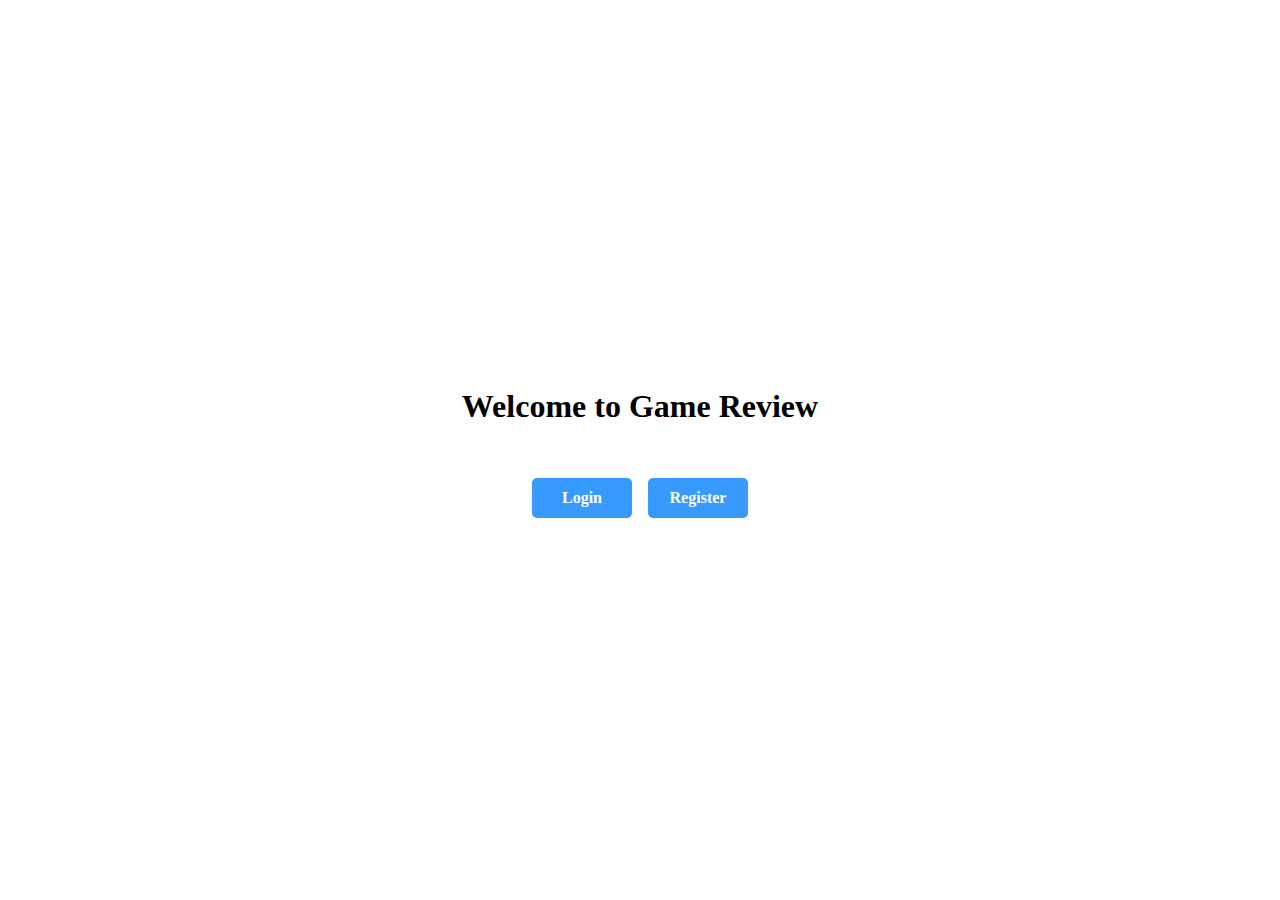
<file: index.html>
<!DOCTYPE html>
<html lang="en">
<head>
    <meta charset="UTF-8">
    <meta name="viewport" content="width=device-width, initial-scale=1.0">
    <title>Home</title>
    <link rel="stylesheet" href="style.css">
</head>
<body>
    <div class="home-container">
        <div class="home-header">
            <h1>Welcome to Game Review</h1>
        </div>
        <div class="home-content">
            <div class="home-login">
                <a href="https://Zreaei.github.io/login.html"><button type="submit">Login</button></a>
            </div>
            <div class="home-register">
                <a href="https://Zreaei.github.io/register.html"><button type="submit">Register</button></a>
            </div>
        </div>
    </div>
</body>
</html>
</file>
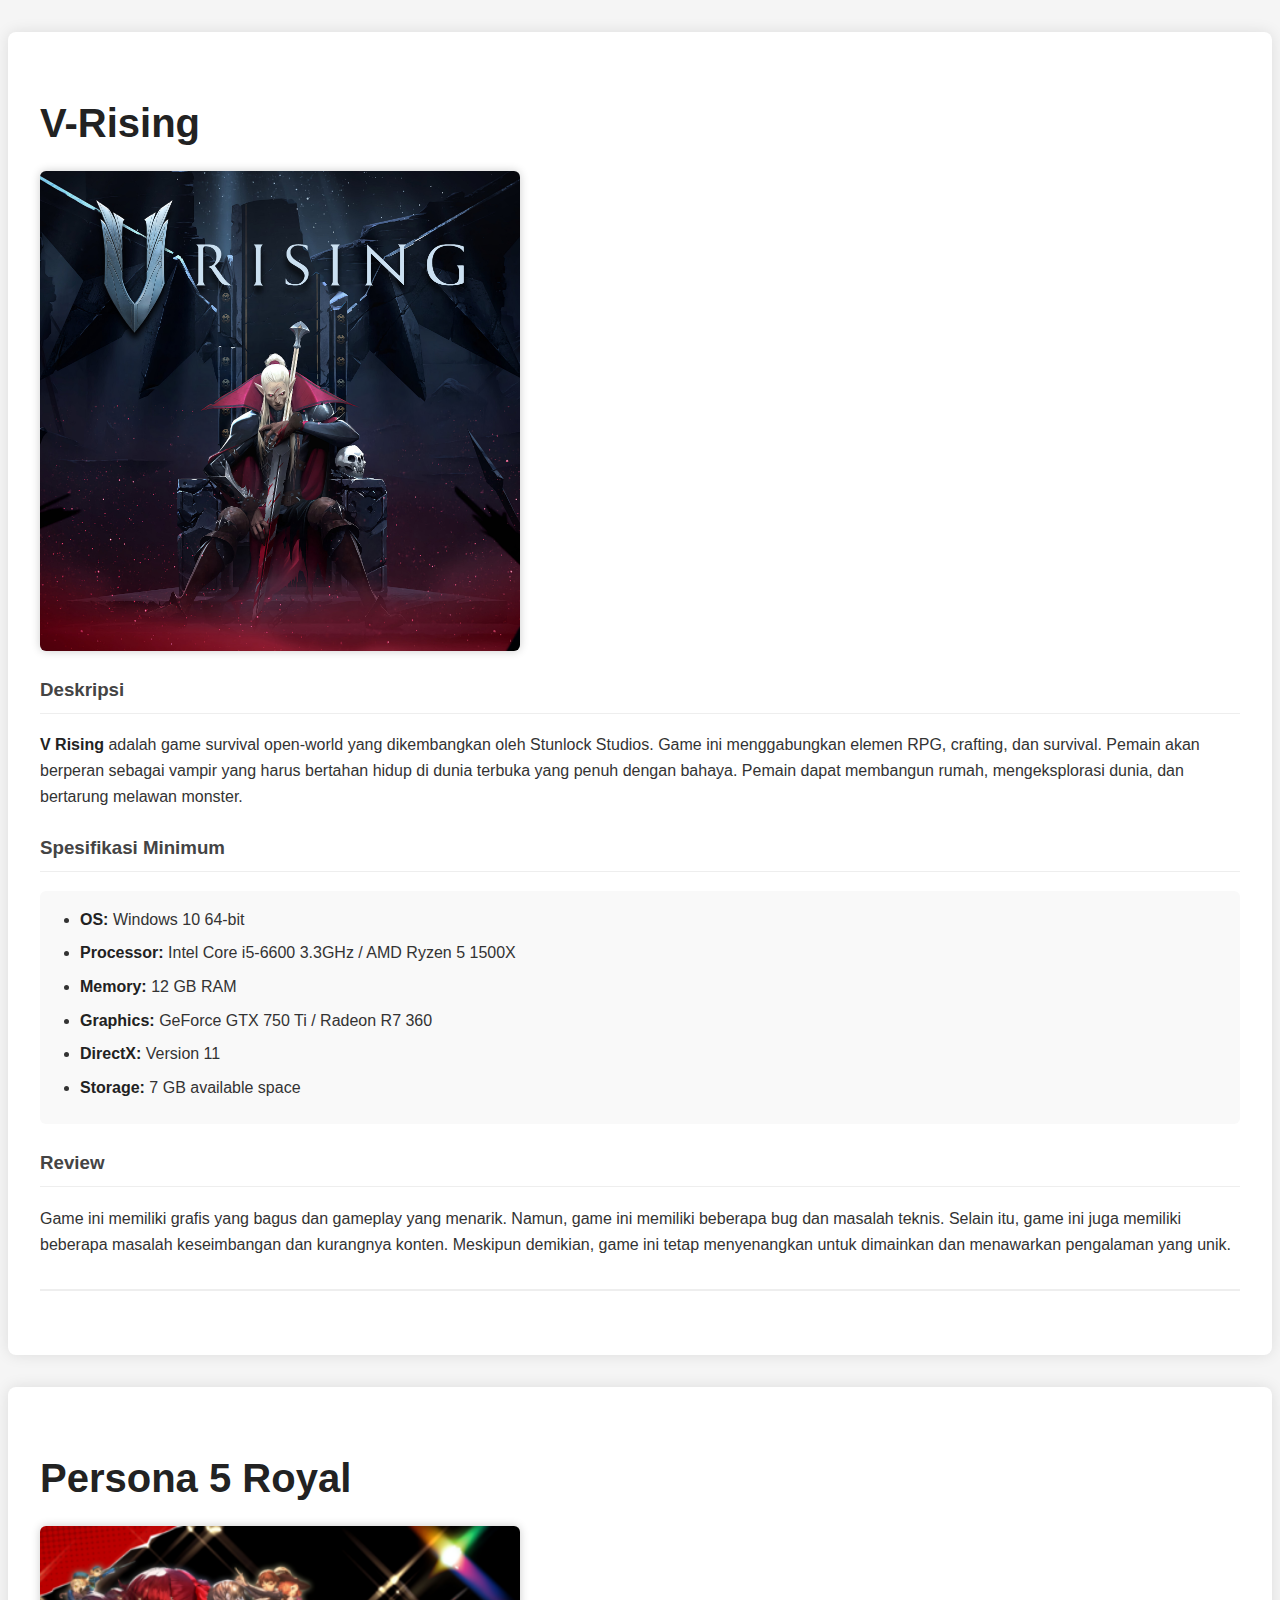
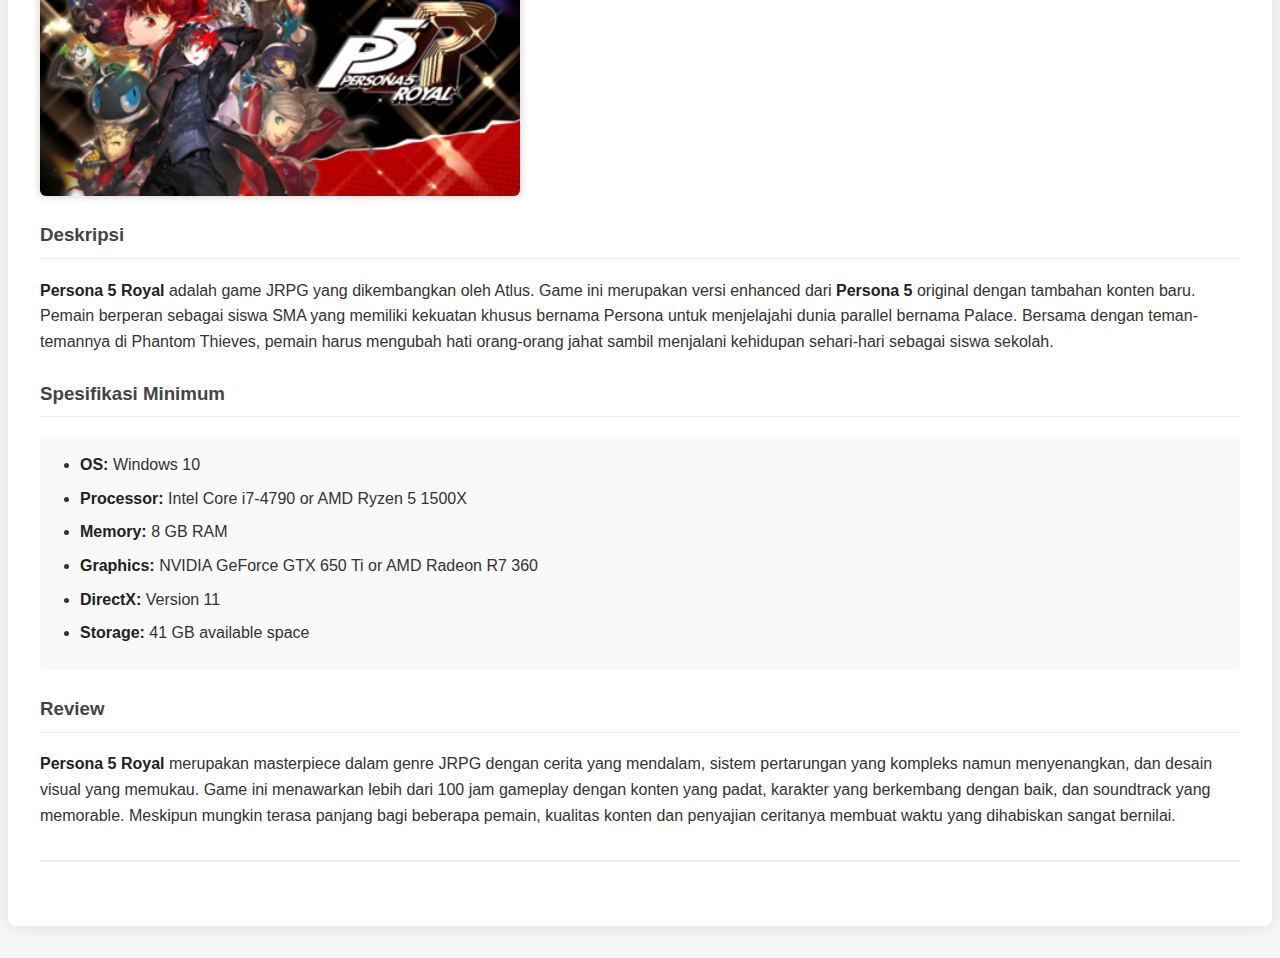
<file: game-review.html>
<!DOCTYPE html>
<html lang="en">
<head>
    <meta charset="UTF-8">
    <meta name="viewport" content="width=device-width, initial-scale=1.0">
    <title>Game Review</title>
    <style>
        body {
            font-family: 'Segoe UI', Tahoma, Geneva, Verdana, sans-serif;
            line-height: 1.6;
            color: #333;
            background-color: #f5f5f5;
            margin: 0;
            padding: 0;
        }
        .container {
            max-width: 1200px;
            margin: 2rem auto;
            padding: 2rem;
            background-color: white;
            box-shadow: 0 0 15px rgba(0, 0, 0, 0.1);
            border-radius: 8px;
        }
        .game-header {
            margin-bottom: 2rem;
            border-bottom: 2px solid #eee;
            padding-bottom: 1rem;
        }
        h1 {
            color: #222;
            font-size: 2.5rem;
            margin-bottom: 1rem;
        }
        h3 {
            color: #444;
            margin-top: 1.5rem;
            border-bottom: 1px solid #eee;
            padding-bottom: 0.5rem;
        }
        img {
            max-width: 100%;
            height: auto;
            border-radius: 6px;
            box-shadow: 0 0 10px rgba(0, 0, 0, 0.2);
            margin-bottom: 1.5rem;
            display: block;
        }
        ul {
            background-color: #f9f9f9;
            padding: 1rem 1rem 1rem 2.5rem;
            border-radius: 6px;
        }
        li {
            margin-bottom: 0.5rem;
        }
        b {
            color: #222;
        }
        hr {
            border: 0;
            height: 1px;
            background: linear-gradient(to right, transparent, #ddd, transparent);
            margin: 2rem 0;
        }
    </style>
</head>
<body>
    <div class="container">
        <div class="game-header">
            <h1>V-Rising</h1>
                <div>
                    <img src="assets/v-rising.jpg" alt="v-rising" width="40%">
                </div>    
            <div>
                <h3>Deskripsi</h3>
                <p><b>V Rising</b> adalah game survival open-world yang dikembangkan oleh Stunlock Studios. Game ini menggabungkan elemen RPG, crafting, dan survival. Pemain akan berperan sebagai vampir yang harus bertahan hidup di dunia terbuka yang penuh dengan bahaya. Pemain dapat membangun rumah, mengeksplorasi dunia, dan bertarung melawan monster.</p>

                <h3>Spesifikasi Minimum</h3>
                <ul>
                <li><b>OS:</b> Windows 10 64-bit</li>
                <li><b>Processor:</b> Intel Core i5-6600 3.3GHz / AMD Ryzen 5 1500X</li>
                <li><b>Memory:</b> 12 GB RAM</li>
                <li><b>Graphics:</b> GeForce GTX 750 Ti / Radeon R7 360</li>
                <li><b>DirectX:</b> Version 11</li>
                <li><b>Storage:</b> 7 GB available space</li>
                </ul>

                <h3>Review</h3>
                <p>Game ini memiliki grafis yang bagus dan gameplay yang menarik. Namun, game ini memiliki beberapa bug dan masalah teknis. Selain itu, game ini juga memiliki beberapa masalah keseimbangan dan kurangnya konten. Meskipun demikian, game ini tetap menyenangkan untuk dimainkan dan menawarkan pengalaman yang unik.</p>
            </div>
        </div>
    </div>
    <div class="container">
        <div class="game-header">
            <h1>Persona 5 Royal</h1>
                <div>
                    <img src="assets/persona.png" alt="persona5-royal" width="40%">
                </div>    
            <div>
                <h3>Deskripsi</h3>
                <p><b>Persona 5 Royal</b> adalah game JRPG yang dikembangkan oleh Atlus. Game ini merupakan versi enhanced dari <b>Persona 5</b> original dengan tambahan konten baru. Pemain berperan sebagai siswa SMA yang memiliki kekuatan khusus bernama Persona untuk menjelajahi dunia parallel bernama Palace. Bersama dengan teman-temannya di Phantom Thieves, pemain harus mengubah hati orang-orang jahat sambil menjalani kehidupan sehari-hari sebagai siswa sekolah.</p>

                <h3>Spesifikasi Minimum</h3>
                <ul>
                <li><b>OS:</b> Windows 10</li>
                <li><b>Processor:</b> Intel Core i7-4790 or AMD Ryzen 5 1500X</li>
                <li><b>Memory:</b> 8 GB RAM</li>
                <li><b>Graphics:</b> NVIDIA GeForce GTX 650 Ti or AMD Radeon R7 360</li>
                <li><b>DirectX:</b> Version 11</li>
                <li><b>Storage:</b> 41 GB available space</li>
                </ul>

                <h3>Review</h3>
                <p><b>Persona 5 Royal</b> merupakan masterpiece dalam genre JRPG dengan cerita yang mendalam, sistem pertarungan yang kompleks namun menyenangkan, dan desain visual yang memukau. Game ini menawarkan lebih dari 100 jam gameplay dengan konten yang padat, karakter yang berkembang dengan baik, dan soundtrack yang memorable. Meskipun mungkin terasa panjang bagi beberapa pemain, kualitas konten dan penyajian ceritanya membuat waktu yang dihabiskan sangat bernilai.</p>
            </div>
        </div>
    </div>
</body>
</html>
</file>
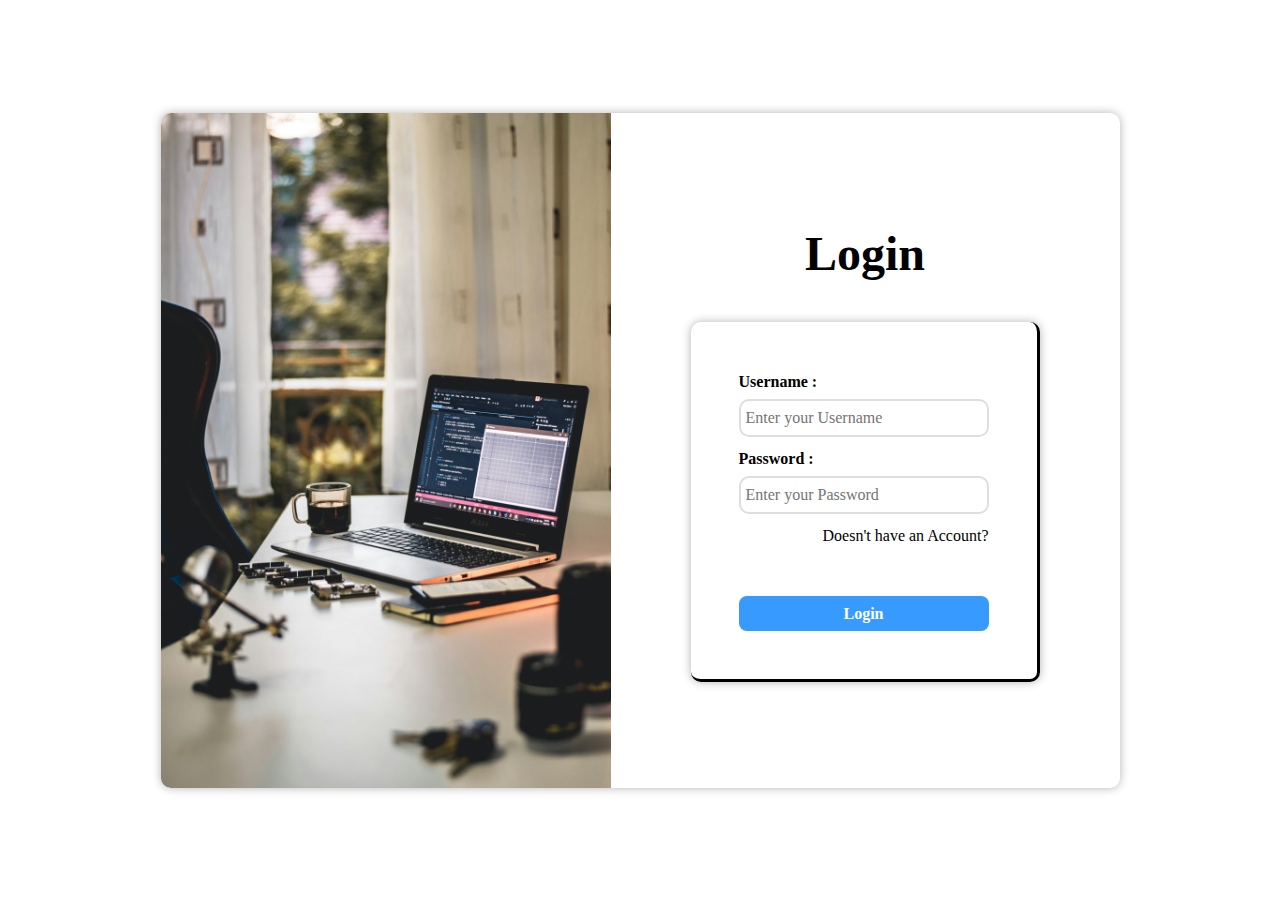
<file: login.html>
<!DOCTYPE html>
<html lang="en">
<head>
    <meta charset="UTF-8">
    <meta name="viewport" content="width=device-width, initial-scale=1.0">
    <title>Login</title>
    <link rel="stylesheet" href="style.css">
</head>
<body>
    <div class="container">
        <div class="form-content">
            <div class="form-image-login">
                <img src="assets/splash.jpg" alt="login-image">
            </div>
            <form class="form-fill" method="post">
                <div class="form-header">
                    <h1>Login</h1>
                </div>
                <div class="form-card">
                    <div class="form-input">
                        <label for="username">Username :</label>
                        <input type="username" name="username" id="username" placeholder="Enter your Username">
                    </div>
                    <div class="form-input">
                        <label for="password">Password : </label>
                        <input type="password" name="password" id="password" placeholder="Enter your Password">
                        <a href="https://Zreaei.github.io/register.html">Doesn't have an Account?</a>
                    </div>
                    <div class="form-button">
                        <button type="submit"><a href="https://Zreaei.github.io/game-review.html">Login</a></button>
                    </div>
                </div>
            </form>
        </div>
    </div>
</body>
</html>
</file>
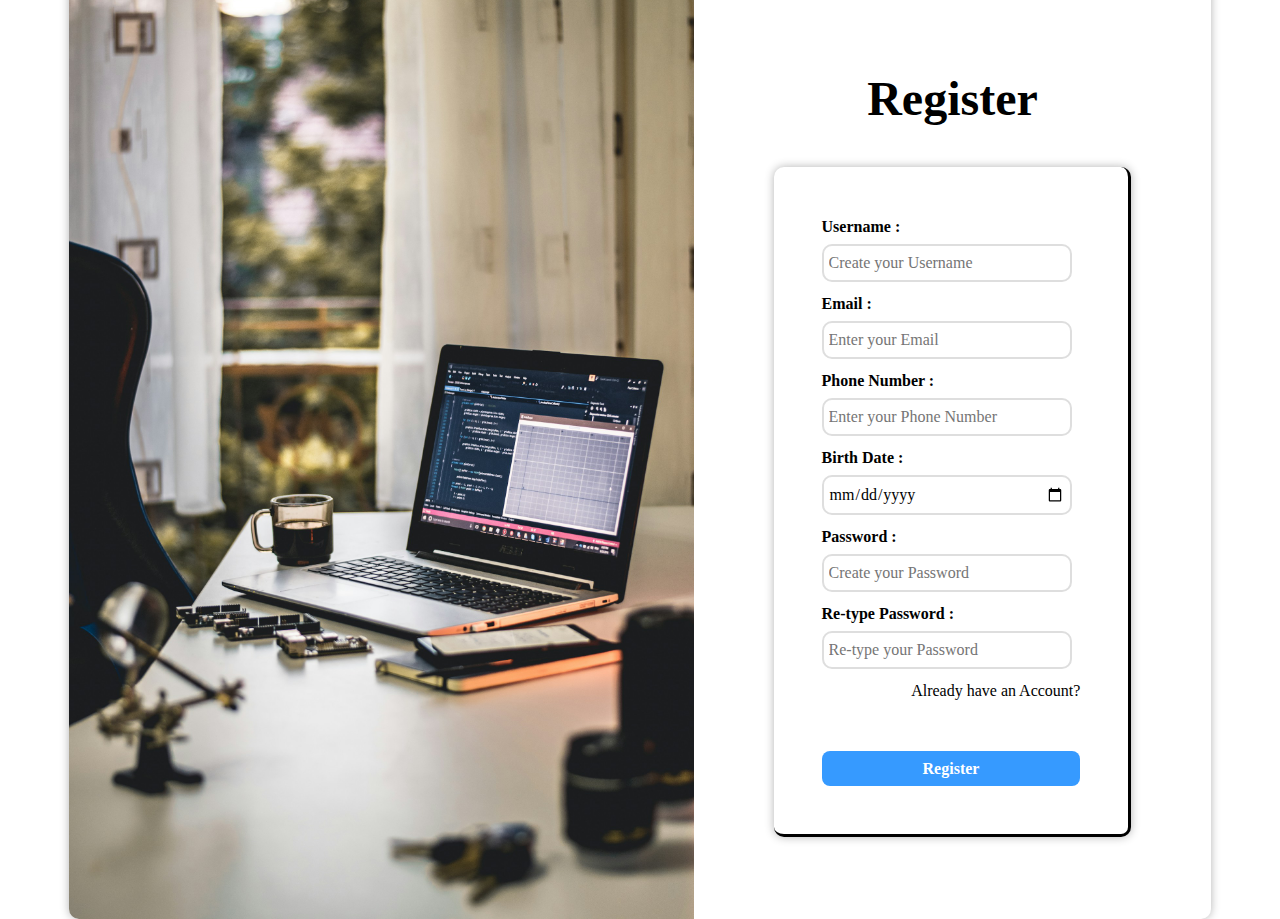
<file: register.html>
<!DOCTYPE html>
<html lang="en">
<head>
    <meta charset="UTF-8">
    <meta name="viewport" content="width=device-width, initial-scale=1.0">
    <title>Register</title>
    <link rel="stylesheet" href="style.css">
</head>
<body>
    <div class="container">
        <div class="form-content">
            <div class="form-image-register">
                <img src="assets/splash.jpg" alt="register-image">
            </div>
            <form class="form-fill" method="post">
                <div class="form-header">
                    <h1>Register</h1>
                </div>
                <div class="form-card">
                    <div class="form-input">
                        <label for="username">Username :</label>
                        <input type="username" name="username" id="username" placeholder="Create your Username" required>
                    </div>
                    <div class="form-input">
                        <label for="email">Email : </label>
                        <input type="email" name="email" id="email" placeholder="Enter your Email" required>
                    </div>
                    <div class="form-input">
                        <label for="phone-number">Phone Number :</label>
                        <input type="number" name="phone-number" id="phone-number" placeholder="Enter your Phone Number" required>
                    </div>
                    <div class="form-input">
                        <label for="birth-date">Birth Date :</label>
                        <input type="date" name="birth-date" id="birth-date" placeholder="Enter your Birth Date" required>
                    </div>
                    <div class="form-input">
                        <label for="password">Password :</label>
                        <input type="password" name="password" id="password" placeholder="Create your Password" required>
                    </div>
                    <div class="form-input">
                        <label for="repassword">Re-type Password :</label>
                        <input type="password" name="repassword" id="repassword" placeholder="Re-type your Password" required>
                        <a href="https://Zreaei.github.io/login.html">Already have an Account?</a>
                    </div>
                    <div class="form-button">
                        <button type="submit"><a href="https://Zreaei.github.io/login.html">Register</a></button>
                    </div>
                </div>
            </form>
        </div>
    </div>
</body>
</html>
</file>
<file: style.css>
/*
  Josh's Custom CSS Reset
  https://www.joshwcomeau.com/css/custom-css-reset/
*/

*, *::before, *::after {
    box-sizing: border-box;
}

* {
    margin: 0;
}

body {
    line-height: 1.5;
    -webkit-font-smoothing: antialiased;
}

img, picture, video, canvas, svg {
    display: block;
    max-width: 100%;
}

input, button, textarea, select {
    font: inherit;
}

p, h1, h2, h3, h4, h5, h6 {
    overflow-wrap: break-word;
}

p {
    text-wrap: pretty;
}

h1, h2, h3, h4, h5, h6 {
    text-wrap: balance;
}

a {
    color: inherit;
    text-decoration: none;
}

#root, #__next {
    isolation: isolate;
}

.container {
    display: flex;
    justify-content: center;
    justify-items: center;
    align-items: center;
    height: 100vh;
}

.home-container {
    display: flex;
    flex-direction: column;
    justify-content: center;
    justify-items: center;
    align-items: center;
    height: 100vh;
}

.home-content {
    display: flex;
    justify-content: center;
    justify-items: center;
    align-items: center;
    padding-top: 3rem;
    gap: 1rem;
}

.home-login button {
    background-color: #369aff;
    color: white;
    border-radius: 5px;
    width: 100px;
    height: 40px;
    border: none;
    font-weight: bold;
    cursor: pointer;
}

.home-login:hover button {
    background-color: #1e6fd4;
}

.home-register button {
    background-color: #369aff;
    color: white;
    border-radius: 5px;
    width: 100px;
    height: 40px;
    border: none;
    font-weight: bold;
    cursor: pointer;
}

.home-register:hover button {
    background-color: #1e6fd4;
}

.form-image-login {
    width: 450px;
    border-radius: 10px 0px 0px 10px;
}

.form-image-register {
    width: 625px;
    border-radius: 10px 0px 0px 10px;
}

.form-image-login img {
    width: 100%;
    border-radius: 10px 0px 0px 10px;
}

.form-image-register img {
    width: 100%;
    border-radius: 10px 0px 0px 10px;
}

.form-content {
    display: flex;
    justify-content: center;
    justify-items: center;
    align-items: center;
    width: fit-content;
    box-shadow: 0 0 10px rgba(0, 0, 0, 0.3);
    border-radius: 10px;
}

.form-fill {
    display: flex;
    flex-direction: column;
    justify-content: center;
    justify-items: center;
    align-items: center;
    padding: 2rem;
    border-radius: 0px 10px 10px 0px;
    width: fit-content;
    padding: 5rem;
}

.form-header {
    font-size: x-large;
    font-weight: bold;
    margin-bottom: 2rem;
}

.form-card {
    background-color: white;
    padding: 3rem;
    border-radius: 10px;
    width: 100%;
    border-right: 3px solid black;
    border-bottom: 3px solid black;
    box-shadow: 0 0 10px rgba(0, 0, 0, 0.3);
}

.form-input {
    display: flex;
    flex-direction: column;
    justify-content: center;
    justify-items: center;
    align-items: left;
    margin-bottom: 10px;
}

.form-input label {
    font-size: 1rem;
    font-weight: bold;
    margin-bottom: 5px;
}

.form-input input {
    border: 2px solid #dedede;
    border-radius: 10px;
    padding: 5px;
    width: 250px;
}

.form-input a {
    text-align: right;
    margin: 10px 0px 1rem 0px
}

.form-button {
    margin-top: 2rem;
}

.form-button button {
    background-color: #369aff;
    color: white;
    border-radius: 8px;
    width: 100%;
    height: 35px;
    border: none;
    font-weight: bold;
    cursor: pointer;
}

.form-button a {
    padding: 10px 95px;
    border-radius: 8px;
}

.form-button button:hover {
    background-color: #1e6fd4;
}
</file>
